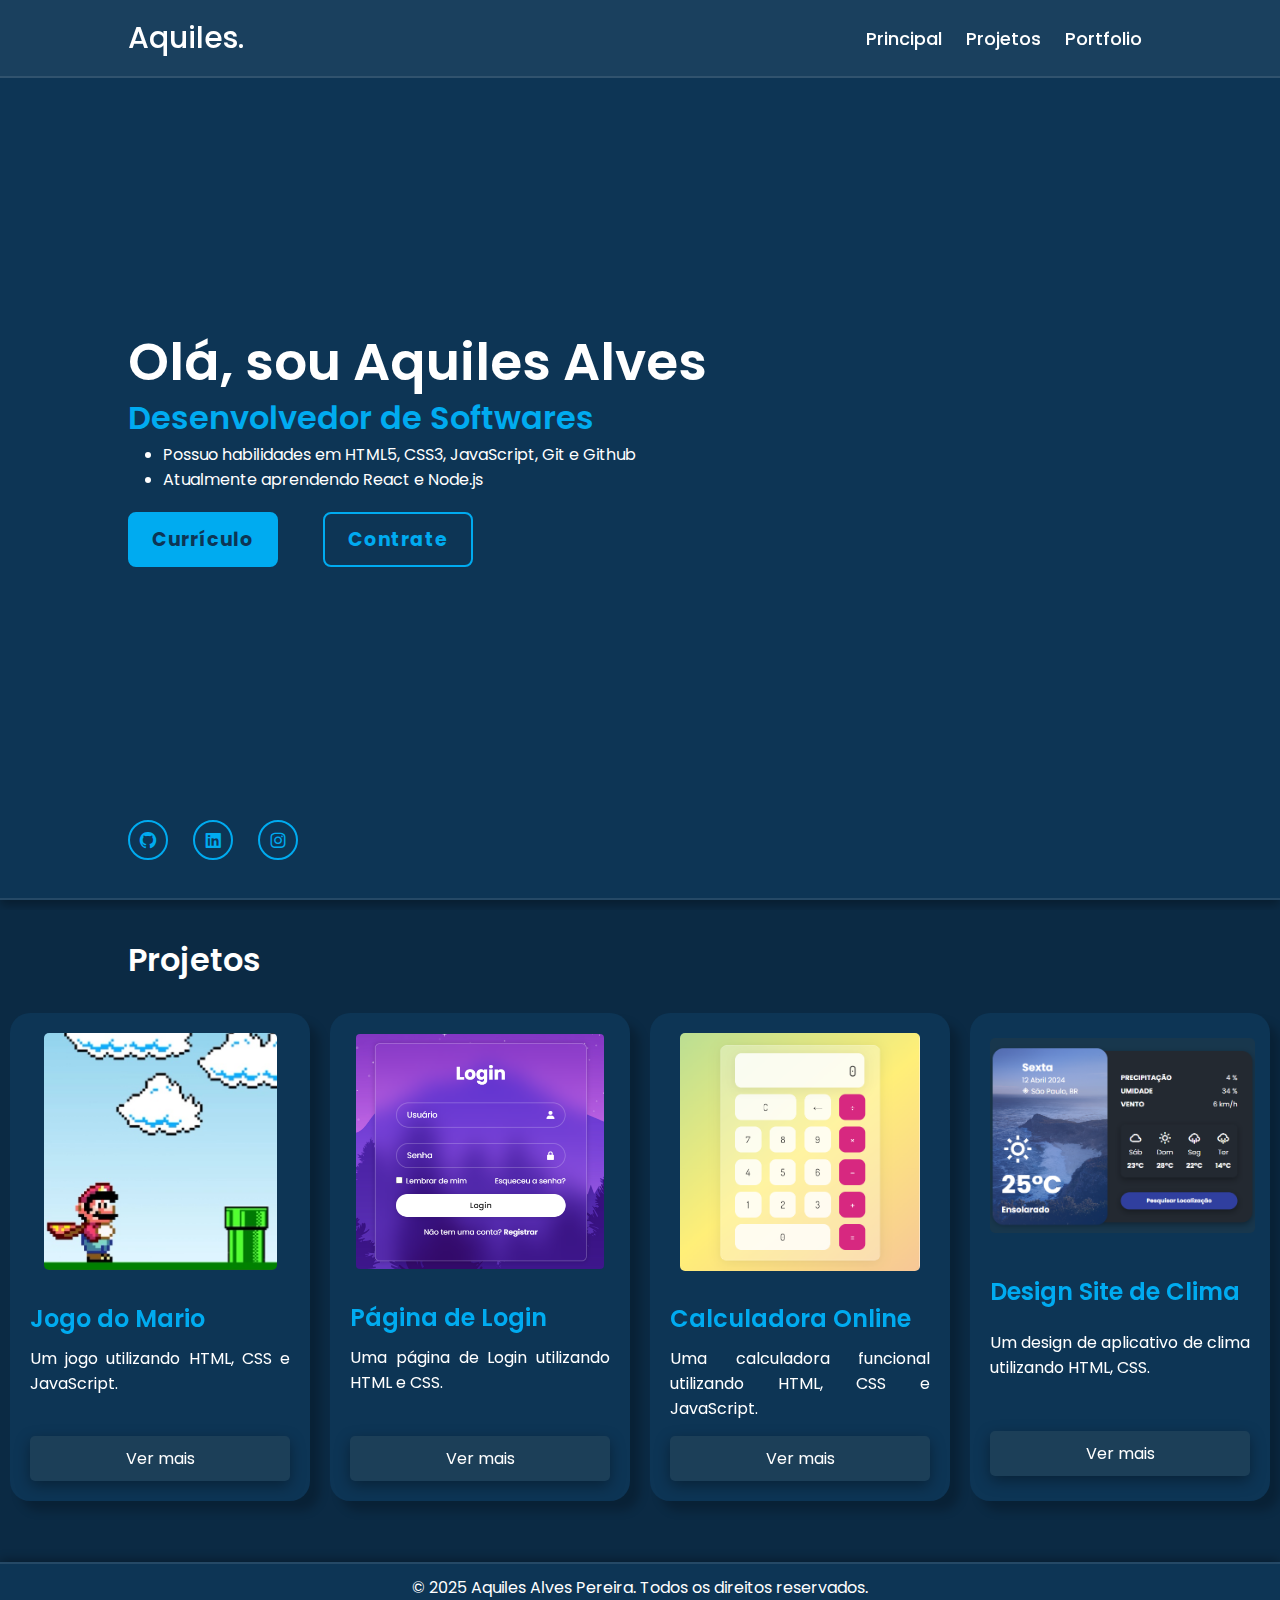
<file: index.html>
<!DOCTYPE html>
<html lang="pt-BR">
<head>
    <meta charset="UTF-8">
    <meta name="viewport" content="width=device-width, initial-scale=1.0">
    <title>Portfolio</title>
    <link rel="stylesheet" href="style.css">
    <link href='https://unpkg.com/boxicons@2.1.4/css/boxicons.min.css' rel='stylesheet'>
</head>
<body>
    <header class="cabecalho">
        <a href="#" class="logo">Aquiles.</a>

        <nav class="barra">
            <a class="aqui" href="#">Principal</a>
            <a class="aqui" href="#projetos">Projetos</a>
            <a class="aqui" href="#">Portfolio</a>
        </nav>
    </header>

    <section class="principal">
        <div class="conteudo-principal">
            <h1>Olá, sou Aquiles Alves</h1>
            <h3>Desenvolvedor de Softwares</h3>

            <ul> 
                <li>Possuo habilidades em HTML5, CSS3, JavaScript, Git e Github</li>
                <li>Atualmente aprendendo React e Node.js</li>
            </ul>


            <div class="botoes">
                <a href="https://drive.google.com/file/d/12OqiL_eFaRbWx9Tc_ytytXM9T6--mTkD/view" target="_blank" rel="external">Currículo</a>
                <a href="https://www.linkedin.com/in/aquiles-alves-296676284/" target="_blank" rel="external">Contrate</a>
            </div>
        </div>

        <div class="redes">
            <a href="https://github.com/AquilesAlves" target="_blank" rel="external">       <i class='bx bxl-github' ></i>  </a>
            <a href="https://www.linkedin.com/in/aquiles-alves-296676284/" target="_blank" rel="external" >   <i class='bx bxl-linkedin-square'></i></a>
            <a href="https://www.instagram.com/aquiles_pereira_/" target="_blank" rel="external">      <i class='bx bxl-instagram'></i></a>
        </div>

        <div class="desenho" >
            <img src="imagens/me2.0.png" alt="imagem" id="desenho">
        </div>

    </section>



    <h1 class="projetos-h1">Projetos</h1>
    <section id="projetos">

        
        <div class="projeto">
            
            <img src="imagens/MarioGame1.jpg" alt="Jogo do Mario" class="mario">

            <h2>Jogo do Mario</h2>
            <p class="small">Um jogo utilizando HTML, CSS e JavaScript.</p>
            <a href="https://mario-game-lovat.vercel.app/" target="_blank" rel="external">Ver mais</a>

        </div>

        <div class="projeto">

            <img src="imagens/LoginPage.png" alt="Página de Login"  class="login-page">

            <h2>Página de Login</h2>
            <p class="small">Uma página de Login utilizando HTML e CSS.</p>
            <a href="https://login-page-swart-mu.vercel.app/" target="_blank" rel="external">Ver mais</a>


        </div>
        <div class="projeto">

            <img src="imagens/Calculadora.png" alt="Calculadora" class="calculadora">
            <h2>Calculadora Online</h2>
            <p>Uma calculadora funcional utilizando HTML, CSS e JavaScript.</p>
            <a href="https://calculadora-opal-kappa.vercel.app/" target="_blank" rel="external">Ver mais</a>

        </div>
        <div class="projeto">

            <img src="imagens/ClimaApp.png" alt="Clima Site" class="clima">
            <h2>Design Site de Clima</h2>
            <p  class="small">Um design de aplicativo de clima utilizando HTML, CSS.</p>
            <a href="https://clima-app-sandy.vercel.app/" target="_blank" rel="external">Ver mais</a>

        </div>

    </section>
 
    <footer>
        © 2025<a target="_blank" href="https://github.com/AquilesAlves">Aquiles Alves Pereira.</a> Todos os direitos reservados.
    </footer>
</body>
</html>
</file>
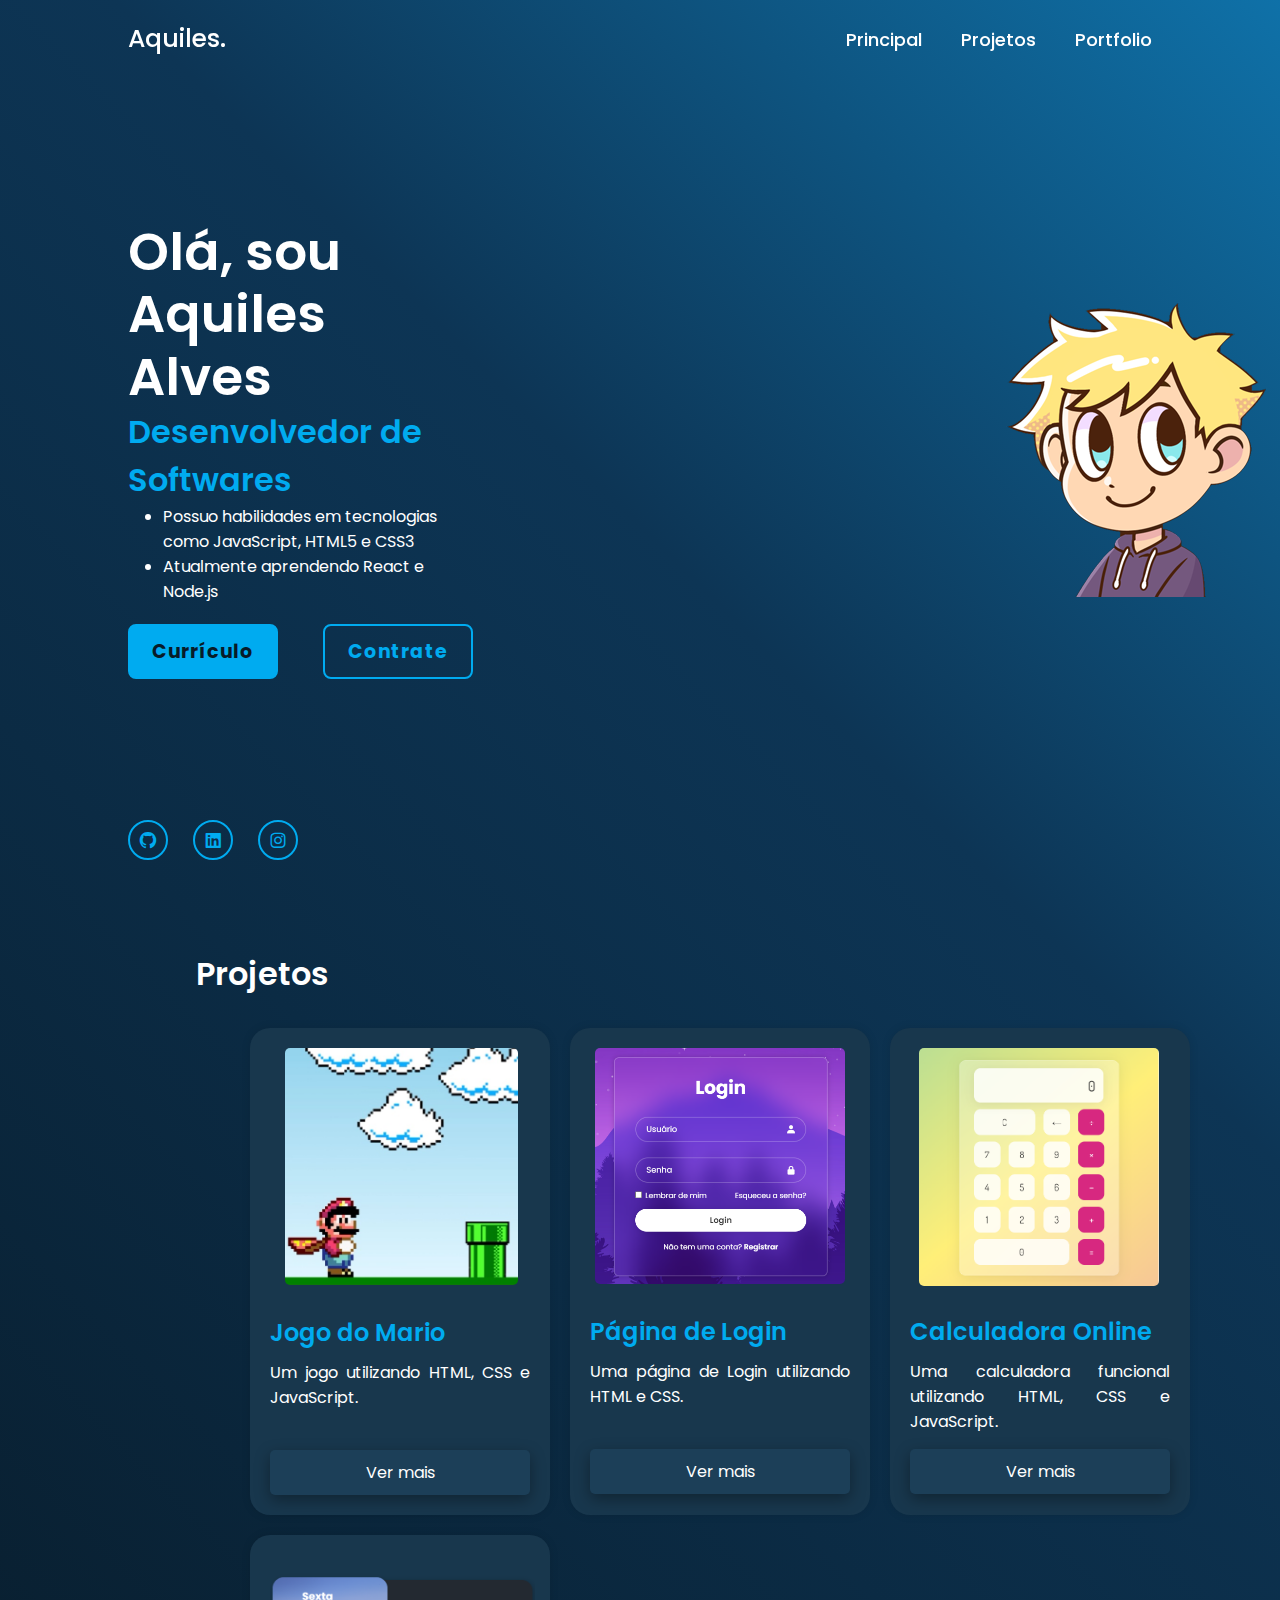
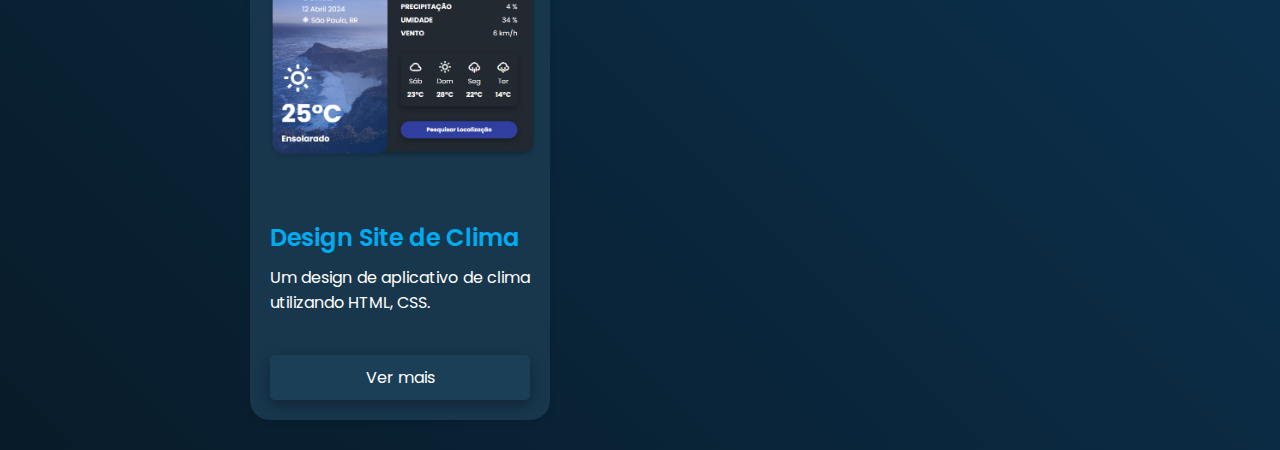
<file: 1-Portfolio/index.html>
<!DOCTYPE html>
<html lang="pt-BR">
<head>
    <meta charset="UTF-8">
    <meta name="viewport" content="width=device-width, initial-scale=1.0">
    <title>Portfolio</title>
    <link rel="stylesheet" href="style.css">
    <link href='https://unpkg.com/boxicons@2.1.4/css/boxicons.min.css' rel='stylesheet'>
</head>
<body>
    <header id="cabecalho">
        <a href="#" id="logo">Aquiles.</a>

        <nav id="barra">
            <a href="#">Principal</a>
            <a href="#projetos">Projetos</a>
            <a href="#">Portfolio</a>
        </nav>
    </header>

    <section id="principal">
        <div id="conteudo-principal">
            <h1>Olá, sou Aquiles Alves</h1>
            <h3>Desenvolvedor de Softwares</h3>
            <ul> 
                <li>Possuo habilidades em tecnologias como JavaScript, HTML5 e CSS3</li>
                <li>Atualmente aprendendo React e Node.js</li>
            </ul>


            <div id="botoes">
                <a href="https://drive.google.com/file/d/1P95KmVI_bcRMP3BGsND255247cwptoRc/view?usp=sharing" target="_blank" rel="external">Currículo</a>
                <a href="https://www.linkedin.com/in/aquiles-alves-296676284/" target="_blank" rel="external">Contrate</a>
            </div>
        </div>

        <div id="redes">
            <a href="https://github.com/AquilesAlves" target="_blank" rel="external">       <i class='bx bxl-github' ></i>  </a>
            <a href="https://www.linkedin.com/in/aquiles-alves-296676284/" target="_blank" rel="external" >   <i class='bx bxl-linkedin-square'></i></a>
            <a href="https://www.instagram.com/aquiles_pereira_/" target="_blank" rel="external">      <i class='bx bxl-instagram'></i></a>
        </div>

        <p id="imagem">
            <img src="imagens/me-transparente1.png" alt="imagem">
        </p>

    </section>



    <h1 class="projetos-h1">Projetos</h1>
    <section id="projetos">

        
        <div class="projeto">
            
            <img src="imagens/MarioGame1.jpg" alt="Jogo do Mario" class="mario">

            <h2>Jogo do Mario</h2>
            <p class="small">Um jogo utilizando HTML, CSS e JavaScript.</p>
            <a href="https://mario-game-lovat.vercel.app/" target="_blank" rel="external">Ver mais</a>

        </div>

        <div class="projeto">

            <img src="imagens/LoginPage.png" alt="Página de Login"  class="loginpage">

            <h2>Página de Login</h2>
            <p class="small">Uma página de Login utilizando HTML e CSS.</p>
            <a href="https://login-page-swart-mu.vercel.app/" target="_blank" rel="external">Ver mais</a>


        </div>
        <div class="projeto">

            <img src="imagens/Calculadora.png" alt="Calculadora" class="calculadora">
            <h2>Calculadora Online</h2>
            <p>Uma calculadora funcional utilizando HTML, CSS e JavaScript.</p>
            <a href="https://calculadora-opal-kappa.vercel.app/" target="_blank" rel="external">Ver mais</a>

        </div>
        <div class="projeto">

            <img src="imagens/ClimaApp.png" alt="Clima Site" class="clima">
            <h2>Design Site de Clima</h2>
            <p  class="small">Um design de aplicativo de clima utilizando HTML, CSS.</p>
            <a href="https://clima-app-sandy.vercel.app/" target="_blank" rel="external">Ver mais</a>

        </div>

    </section>
 
    
</body>
</html>


<!--

    link do video                   ~                   https://www.youtube.com/watch?v=RroDdybvu5s&ab_channel=Codehal




-->
</file>
<file: style.css>
@import url('https://fonts.googleapis.com/css2?family=Poppins:ital,wght@0,100;0,200;0,300;0,400;0,500;0,600;0,700;0,800;0,900;1,100;1,200;1,300;1,400;1,500;1,600;1,700;1,800;1,900&display=swap');

html{
    scroll-behavior: smooth;
}

* {                                         /*  mexe em todo o html */
    margin: 0;
    padding: 0;
    box-sizing: border-box;
    font-family: 'Poppins', sans-serif;
}

body{                                       /*  mexe em todo o body */
    background-color: #0b2a44;
    color: white;
    background-size: cover;

}

body h1, h2, h3{
    font-weight: 600;
}

body p{
    font-weight: 400;
}


.cabecalho{                                 /*  mexe no footer  */
    position: fixed;
    top: 0;
    left: 0;
    width: 100%;
    padding: 15px 10%;
    background: transparent;
    display: flex;
    justify-content: space-between;
    align-items: center;
    z-index: 100;
    font-weight: 500;
    background-color: rgba(255, 255, 255, 0.053);
    backdrop-filter: blur(2px);
    border-bottom: 2px solid rgba(255, 255, 255, 0.1);
}



.logo {                                     /*  mexe no nome Aquiles    */
    position: relative;
    font-size: 30px;
    color: white;
    text-decoration: none;
    border-radius: 15px;
}


.logo::before{
    content: '';
    position: absolute;
    top: 0;
    right: 0;
    width: 100%;
    height: 100%;
}

.barra .aqui{                                   /*  mexe na barra de navegação superior */
    font-size: 18px;
    color: white;
    text-decoration: none;
    padding: 10px;
    transition: 0.3s;
    border-radius: 15px;   
    position: relative; 
}

.barra .aqui::after{
    content: '';
    position: absolute;
    left: 0;
    bottom: 2px;
    width: 0;
    height: 2px;
    background-color: #00abf0; /* azul */
    transition: width 0.3s ease-in-out;

}

.barra .aqui:hover{            /*  mexe na mudança de cor da barra */
    color: #00abf0;
}

.barra .aqui:hover::after {
  width: 100%;
}

.principal{                                 /*  mexe em toda a section  */
    height: 100vh;
    background: url('') no-repeat;
    background-size: cover;
    background-position: center;
    background-color: #0d3555;
    display: flex;
    align-items: center;
    justify-content: space-between;
    padding: 0 10%;
    z-index: 10;
    flex-wrap: wrap-reverse;
    box-shadow: 0 5px 10px rgba(0, 0, 0, 0.327);
    border-bottom: 2px solid rgba(255, 255, 255, 0.1);

}

.desenho{                                      /*  minha imagem    */
    display: flex;
    align-items: flex-end;
    justify-content: left;
    transition: transform 0.3s ease;
    opacity: 0;
    transform: translateX(20px);
    animation: fadeInUp 1s ease-out forwards;
    animation-delay: 0.5s;
}

@keyframes fadeInUp {
  to {
    opacity: 1;
    transform: translateY(0);
}}

.desenho:hover{
    transform: scale(1.05);
}

#desenho{
    background-color: rgba(0, 0, 0, 0.129);
    box-shadow: 20px 20px 30px 4px rgba(0, 0, 0, 0.418);
    height: 450px;
    border-radius: 35px;
    will-change: transform;
    animation: flutuar 2.5s ease-in-out infinite;
}

@keyframes flutuar {
    0%, 100%{
        transform: translateY(15px);
    }
    50%{
        transform: translateY(-15px);
    }
}

.conteudo-principal{                        /* mexe na div dos textos   */
    max-width: 600px;
    


}

.conteudo-principal h1{                     /*  mexe no h1  */
    position: relative;
    font-size: 52px;
    line-height: 1.2;

}

.conteudo-principal h3{                     /*  mexe no h3   */
    font-size: 32px;
    color: #00abf0;
}

.conteudo-principal ul{                      /*  mexe na ul    */
    font-size: 16px;
    margin-left: 35px;
    margin-bottom: 20px;

    
}

.conteudo-principal .botoes{                /*  mexe nos botoes     */
    display: flex;
    justify-content: space-between;
    width: 345px;
    height: 55px;

}

.botoes a{                                  /*  mexe nas tags 'a' dos botoes    */
    position: relative;
    display: inline-flex;
    justify-content: center;
    align-items: center;
    width: 150px;
    height: 100%;
    background: #00abf0;
    border: 2px solid #00abf0;
    border-radius: 8px;
    font-size: 19px;
    color: #0d3555;
    text-decoration: none;
    letter-spacing: 1px;
    z-index: 1;
    overflow: hidden;
    transition: 0.5s;
    font-weight: 700;
}

.botoes a:hover{                            /*  mexe na mudança de cor dos botoes   */
    color: #00abf0;
}

.botoes a:nth-child(2){                     /*  mexe no segundo botao   */
    background: transparent;
    color: #00abf0;
    text-align: center;

}

.botoes a:nth-child(2):hover{               /*  mudança de cor do segundo botao */
    color: #0d3555;
}

.botoes a:nth-child(2)::before{             /*  cor q o botao fica qnd coloca o mouse    */
    background: #00abf0;
}

.botoes a::before{                          /*  como fica os botoes dps     */
    content: '';
    position: absolute;
    top: 0;
    left: 0;
    width: 0;
    height: 100%;
    background: #0d3555;
    z-index: -1;
    transition: 0.5s;
}

.botoes a:hover::before{
    width: 100%;
}

.redes{
    position: absolute;
    bottom: 40px;
    width: 170px;
    display: flex;
    justify-content: space-between;

}

.redes a{
    position: relative;
    display: inline-flex;
    justify-content: center;
    align-items: center;
    width: 40px;
    height: 40px;
    background: transparent;
    border:  2px solid #00abf0;
    border-radius: 50%;
    font-size: 20px;
    color: #00abf0;
    text-decoration: none;
    z-index: 1;
    overflow: hidden;
    transition: 0.5s;

}

.redes a:hover{
    color: #081b29;
}

.redes a::before{
    content: '';
    position: absolute;
    top: 0;
    left: 0;
    width: 0;
    height: 100%;
    background: #00abf0;
    z-index: -1;
    transition: 0.5s;

}

.redes a:hover::before{
    width: 100%;

}

.projetos-h1{
    z-index: -5;
    margin-top: 10px;
    padding: 2% 0% 0% 10%;
    background-color: #0b2a44;

    
}

#projetos {
    padding: 1.5% 0 4%;
    display: flex;
    flex-wrap: wrap;
    justify-content: center;
    background-color: #0b2a44;
    
}

.projeto {
    display: flex;
    flex-direction: column;
    justify-content: space-around;
    background-color: #0d3555;
    margin: 10px;
    padding: 20px;
    border-radius: 20px;
    box-shadow: 10px 10px 10px rgba(0, 0, 0, 0.212);
    width: 300px;
    transition: 0.3s;
    will-change: transform;


}

.projeto:hover{
    transform: scale(1.02) translateY(-5px);
}

.projeto img {
    display: block;
    margin: 0 auto 20px auto;
}

.mario {
    border-radius: 5px;
    width: 233px;
}

.login-page{
    border-radius: 5px;
    width: 250px;
    padding: 1px;
}

.calculadora{
    border-radius: 5px;
    width: 240px;
}

.clima{
    border-radius: 5px;
    width: 265px;
}

.projeto h2{
    margin-top: 10px;
    color: #00abf0;
}

.projeto p{
    margin-top: 10px;
    font-size: 16px;
    text-align: justify;
}

.small{
    margin-bottom: 25px;
}

.projeto a{
    display: block;
    text-align: center;
    margin-top: 15px;
    text-decoration: none;
    color: white;
    background-color: #1c3f58;
    padding: 10px 20px;
    border-radius: 5px;
    transition: 0.3s;
    box-shadow: 0 5px 15px rgba(0, 0, 0, 0.35);
}

.projeto a:hover{
    transform: scale(1.02);
    background-color: #fff;
    color: #000;
}

footer{
    margin: 0;
    gap: 4px;
    font-size: 16px;
    color: white;
    background-color: #0d3555;
    height: 50px;
    display: flex;
    align-items: center;
    justify-content: center;
    box-shadow: 0 -2px 10px rgba(0, 0, 0, 0.327);
    border-top: 2px solid rgba(255, 255, 255, 0.1);
}

footer a{
    text-decoration: none;
    color: white;
    transition: color 0.5s ease;
}

footer a:hover{
    color: #00abf0;
}
</file>
<file: 1-Portfolio/style.css>
@import url('https://fonts.googleapis.com/css2?family=Poppins:ital,wght@0,100;0,200;0,300;0,400;0,500;0,600;0,700;0,800;0,900;1,100;1,200;1,300;1,400;1,500;1,600;1,700;1,800;1,900&display=swap');

html{
    scroll-behavior: smooth;
}

* {                                         /*  mexe em todo o html */
    margin: 0;
    padding: 0;
    box-sizing: border-box;
    font-family: 'Poppins', sans-serif;
}

body{                                       /*  mexe em todo o body */
    background: linear-gradient(225deg, #0f71a8 0%, #0d3555 35%, #081b29 100%);
    color: white;
    background-size: cover;
}

body h1, h2, h3{
    font-weight: 600;
}

body p{
    font-weight: 400;
}

#imagem{                                      /*  minha imagem    */
    align-items: flex-end;
    justify-content: left;
    margin-left: 500px;
}

#cabecalho{                                 /*  mexe no footer  */
    position: fixed;
    top: 0;
    left: 0;
    width: 100%;
    padding: 20px 10%;
    background: transparent;
    display: flex;
    justify-content: space-between;
    align-items: center;
    z-index: 100;
    font-weight: 500;
}



#logo {                                     /*  mexe no nome Aquiles    */
    position: relative;
    font-size: 25px;
    color: white;
    text-decoration: none;
}


#logo::before{
    content: '';
    position: absolute;
    top: 0;
    right: 0;
    width: 100%;
    height: 100%;
}

#barra a{                                   /*  mexe na barra de navegação superior */
    font-size: 18px;
    color: white;
    text-decoration: none;
    margin-left: 35px;
    transition: 0.3s;
}

#barra a:hover, #barra a#ativo {            /*  mexe na mudança de cor da barra */
    color: #00abf0;
}

#principal{                                 /*  mexe em toda a section  */
    height: 100vh;
    background: url('') no-repeat;
    background-size: cover;
    background-position: center;
    display: flex;
    align-items: center;
    padding: 0 10%;
}

#conteudo-principal{                        /* mexe na div dos textos   */
    max-width: 600px;

}

#conteudo-principal h1{                     /*  mexe no h1  */
    position: relative;
    font-size: 52px;
    line-height: 1.2;

}

#conteudo-principal h3{                     /*  mexe no h3   */
    font-size: 32px;
    color: #00abf0;
}

#conteudo-principal ul{                      /*  mexe na ul    */
    font-size: 16px;
    margin-left: 35px;
    margin-bottom: 20px;

    
}

#conteudo-principal #botoes{                /*  mexe nos botoes     */
    display: flex;
    justify-content: space-between;
    width: 345px;
    height: 55px;

}

#botoes a{                                  /*  mexe nas tags 'a' dos botoes    */
    position: relative;
    display: inline-flex;
    justify-content: center;
    align-items: center;
    width: 150px;
    height: 100%;
    background: #00abf0;
    border: 2px solid #00abf0;
    border-radius: 8px;
    font-size: 19px;
    color: #081b29;
    text-decoration: none;
    letter-spacing: 1px;
    z-index: 1;
    overflow: hidden;
    transition: 0.5s;
    font-weight: 700;
}

#botoes a:hover{                            /*  mexe na mudança de cor dos botoes   */
    color: #00abf0;
}

#botoes a:nth-child(2){                     /*  mexe no segundo botao   */
    background: transparent;
    color: #00abf0;
    text-align: center;

}

#botoes a:nth-child(2):hover{               /*  mudança de cor do segundo botao */
    color: #081b29;
}

#botoes a:nth-child(2)::before{             /*  cor q o botao fica qnd coloca o mouse    */
    background: #00abf0;
}

#botoes a::before{                          /*  como fica os botoes dps     */
    content: '';
    position: absolute;
    top: 0;
    left: 0;
    width: 0;
    height: 100%;
    background: #0d3555;
    z-index: -1;
    transition: 0.5s;
}

#botoes a:hover::before{
    width: 100%;
}

#redes{
    position: absolute;
    bottom: 40px;
    width: 170px;
    display: flex;
    justify-content: space-between;

}

#redes a{
    position: relative;
    display: inline-flex;
    justify-content: center;
    align-items: center;
    width: 40px;
    height: 40px;
    background: transparent;
    border:  2px solid #00abf0;
    border-radius: 50%;
    font-size: 20px;
    color: #00abf0;
    text-decoration: none;
    z-index: 1;
    overflow: hidden;
    transition: 0.5s;

}

#redes a:hover{
    color: #081b29;
}

#redes a::before{
    content: '';
    position: absolute;
    top: 0;
    left: 0;
    width: 0;
    height: 100%;
    background: #00abf0;
    z-index: -1;
    transition: 0.5s;

}

#redes a:hover::before{
    width: 100%;

}

.projetos-h1{
    margin-top: 50px;
    margin-left: 196px;
}

#projetos {
    padding: 20px;
    display: flex;
    flex-wrap: wrap;
    margin-left: 220px;
}

.projeto {
    display: flex;
    flex-direction: column;
    background-color: #18374d;
    margin: 10px;
    padding: 20px;
    border-radius: 20px;
    box-shadow: 0 0 10px rgba(0, 0, 0, 0.1);
    width: 300px;
}

.mario {
    border-radius: 5px;
    width: 233px;
    margin-left: 15px;
    margin-bottom: 20px;
}

.loginpage{
    border-radius: 5px;
    width: 250px;
    margin-left: 5px;
    margin-bottom: 20px;
}

.calculadora{
    border-radius: 5px;
    width: 240px;
    margin-left: 9px;
    margin-bottom: 18px;
}

.clima{
    border-radius: 5px;
    width: 265px;
    margin-bottom: 48px;
    margin-top: 12px;
    
}

.projeto h2{
    margin-top: 10px;
    color: #00abf0;
}

.projeto p{
    margin-top: 10px;
    font-size: 16px;
    text-align: justify;

}

.small{
    margin-bottom: 25px;
}

.projeto a{
    display: block;
    text-align: center;
    margin-top: 15px;
    text-decoration: none;
    color: white;
    background-color: #1c3f58;
    padding: 10px 20px;
    border-radius: 5px;
    transition: 0.3s;
    box-shadow: 0 5px 15px rgba(0, 0, 0, 0.35);
    

}

.projeto a:hover{
    transform: scale(1.02);
    background-color: #fff;
    color: #000;
}
</file>
